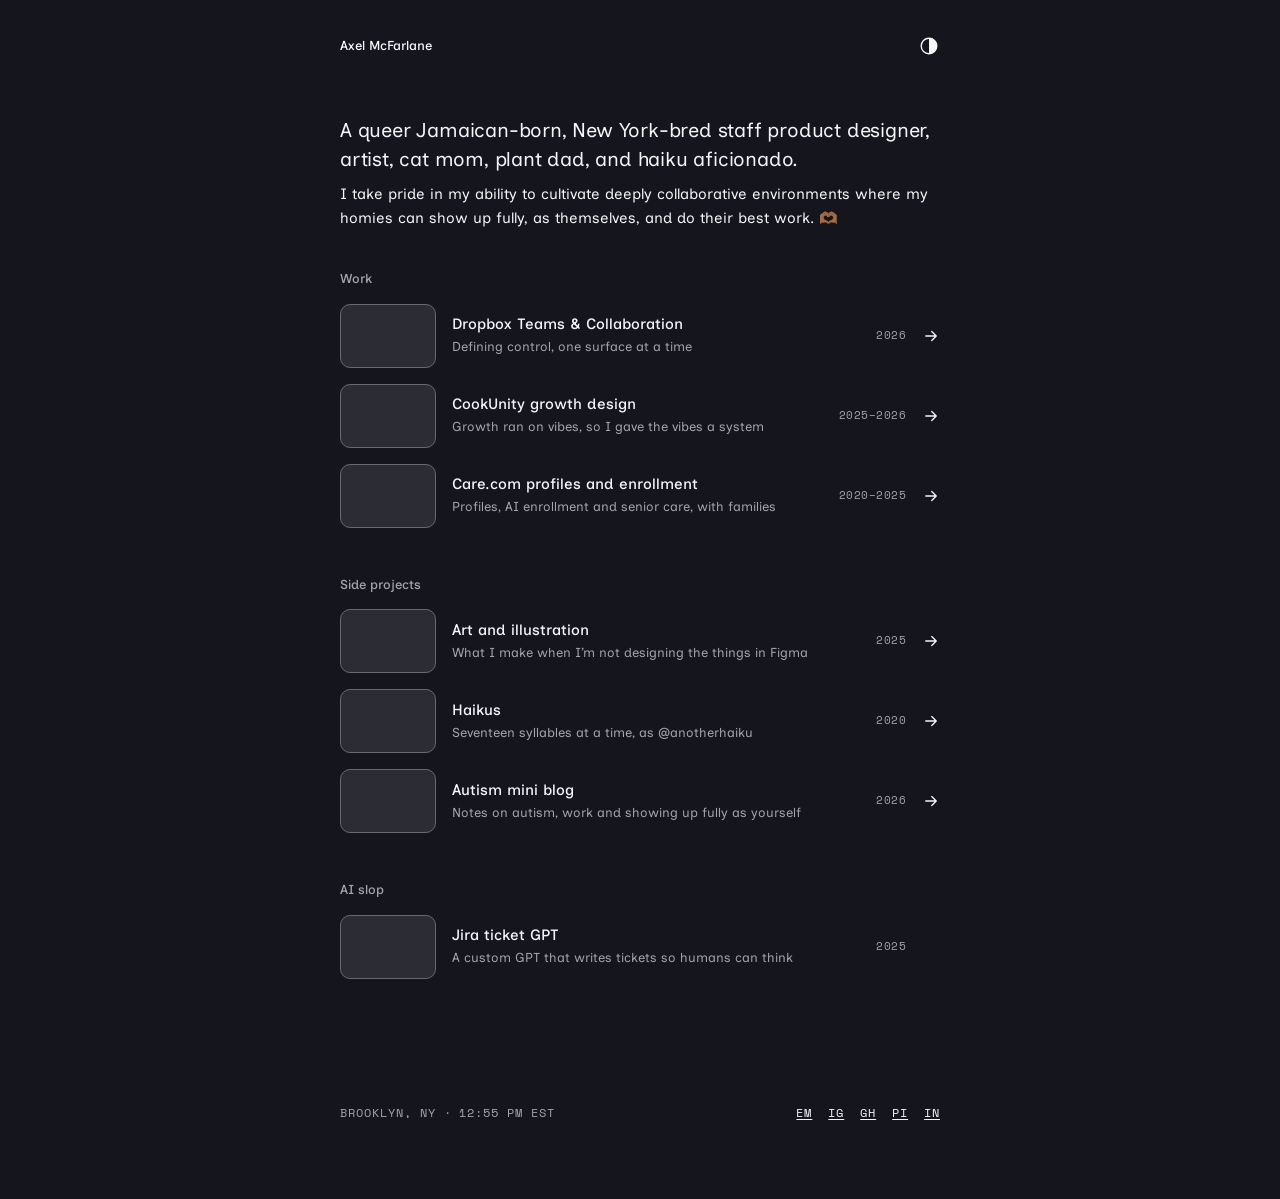
<file: index.html>
<!doctype html>
<html lang="en">
<head>
  <meta charset="utf-8">
  <meta name="viewport" content="width=device-width, initial-scale=1">
  <script src="article.js"></script>
  <title>Axel McFarlane</title>
  <meta name="description" content="Axel McFarlane (it/they): queer, Jamaican-born staff product designer, artist and former professor who designs with and not just for people.">
  <link rel="preconnect" href="https://fonts.googleapis.com">
  <link rel="preconnect" href="https://fonts.gstatic.com" crossorigin>
  <link rel="stylesheet" href="https://fonts.googleapis.com/css2?family=Space+Mono:wght@400;700&family=Inclusive+Sans:ital,wght@0,300..700;1,300..700&display=swap">
  <link rel="stylesheet" href="palette.css">
  <link rel="stylesheet" href="styles.css">
  <script src="theme.js"></script>
</head>
<body>
  <header class="site-header">
    <a class="mark" href="index.html">Axel McFarlane</a>
    <button class="theme-toggle" type="button" aria-label="Switch to dark theme">
      <svg viewBox="0 0 24 24" width="22" height="22" aria-hidden="true" focusable="false">
        <circle cx="12" cy="12" r="8.5" fill="none" stroke="currentColor" stroke-width="1.5"/>
        <path d="M12 3.5a8.5 8.5 0 0 1 0 17z" fill="currentColor"/>
      </svg>
    </button>
  </header>

  <main>
    <section class="intro">
      <h1>A queer <span class="peek">Jamaican-born<span class="peek-card peek-card--run" aria-hidden="true"></span></span>, New York-bred staff product designer, artist, cat mom, plant dad, and haiku aficionado.</h1>
      <p>
        I take pride in my ability to cultivate deeply collaborative
        environments where my homies can show up fully, as themselves, and do
        their best work. 🫶🏾
      </p>
    </section>

    <section class="work" aria-labelledby="work-heading">
      <h2 id="work-heading">Work</h2>
      <ul class="rows">
        <li>
          <a class="row" href="work/dropbox.html">
            <span class="thumb" aria-hidden="true"></span>
            <span class="row-text">
              <span class="row-heading">
                <span class="row-title">Dropbox Teams &amp; Collaboration</span>
              </span>
              <span class="row-desc">Defining control, one surface at a time</span>
            </span>
            <span class="row-year">2026</span>
            <svg class="row-arrow" viewBox="0 0 24 24" width="18" height="18" aria-hidden="true" focusable="false">
              <path d="M5 12h13M13 6l6 6-6 6" fill="none" stroke="currentColor" stroke-width="1.75" stroke-linecap="round" stroke-linejoin="round"/>
            </svg>
          </a>
        </li>
        <li>
          <a class="row" href="work/cookunity.html">
            <span class="thumb" aria-hidden="true"></span>
            <span class="row-text">
              <span class="row-heading">
                <span class="row-title">CookUnity growth design</span>
              </span>
              <span class="row-desc">Growth ran on vibes, so I gave the vibes a system</span>
            </span>
            <span class="row-year">2025–2026</span>
            <svg class="row-arrow" viewBox="0 0 24 24" width="18" height="18" aria-hidden="true" focusable="false">
              <path d="M5 12h13M13 6l6 6-6 6" fill="none" stroke="currentColor" stroke-width="1.75" stroke-linecap="round" stroke-linejoin="round"/>
            </svg>
          </a>
        </li>
        <li>
          <a class="row" href="work/care.html">
            <span class="thumb" aria-hidden="true"></span>
            <span class="row-text">
              <span class="row-heading">
                <span class="row-title">Care.com profiles and enrollment</span>
              </span>
              <span class="row-desc">Profiles, AI enrollment and senior care, with families</span>
            </span>
            <span class="row-year">2020–2025</span>
            <svg class="row-arrow" viewBox="0 0 24 24" width="18" height="18" aria-hidden="true" focusable="false">
              <path d="M5 12h13M13 6l6 6-6 6" fill="none" stroke="currentColor" stroke-width="1.75" stroke-linecap="round" stroke-linejoin="round"/>
            </svg>
          </a>
        </li>
      </ul>
    </section>

    <section class="side-projects" aria-labelledby="side-heading">
      <h2 id="side-heading">Side projects</h2>
      <ul class="rows">
        <li>
          <a class="row" href="side/art.html">
            <span class="thumb" aria-hidden="true"></span>
            <span class="row-text">
              <span class="row-heading">
                <span class="row-title">Art and illustration</span>
              </span>
              <span class="row-desc">What I make when I’m not designing the things in Figma</span>
            </span>
            <span class="row-year">2025</span>
            <svg class="row-arrow" viewBox="0 0 24 24" width="18" height="18" aria-hidden="true" focusable="false">
              <path d="M5 12h13M13 6l6 6-6 6" fill="none" stroke="currentColor" stroke-width="1.75" stroke-linecap="round" stroke-linejoin="round"/>
            </svg>
          </a>
        </li>
        <li>
          <a class="row" href="side/haikus.html">
            <span class="thumb" aria-hidden="true"></span>
            <span class="row-text">
              <span class="row-heading">
                <span class="row-title">Haikus</span>
              </span>
              <span class="row-desc">Seventeen syllables at a time, as @anotherhaiku</span>
            </span>
            <span class="row-year">2020</span>
            <svg class="row-arrow" viewBox="0 0 24 24" width="18" height="18" aria-hidden="true" focusable="false">
              <path d="M5 12h13M13 6l6 6-6 6" fill="none" stroke="currentColor" stroke-width="1.75" stroke-linecap="round" stroke-linejoin="round"/>
            </svg>
          </a>
        </li>
        <li>
          <a class="row" href="side/autism-blog.html">
            <span class="thumb" aria-hidden="true"></span>
            <span class="row-text">
              <span class="row-heading">
                <span class="row-title">Autism mini blog</span>
              </span>
              <span class="row-desc">Notes on autism, work and showing up fully as yourself</span>
            </span>
            <span class="row-year">2026</span>
            <svg class="row-arrow" viewBox="0 0 24 24" width="18" height="18" aria-hidden="true" focusable="false">
              <path d="M5 12h13M13 6l6 6-6 6" fill="none" stroke="currentColor" stroke-width="1.75" stroke-linecap="round" stroke-linejoin="round"/>
            </svg>
          </a>
        </li>
      </ul>
    </section>

    <section class="ai-tools" aria-labelledby="ai-heading">
      <h2 id="ai-heading">AI slop</h2>
      <ul class="rows">
        <li>
          <div class="row">
            <span class="thumb" aria-hidden="true"></span>
            <span class="row-text">
              <span class="row-heading">
                <span class="row-title">Jira ticket GPT</span>
              </span>
              <span class="row-desc">A custom GPT that writes tickets so humans can think</span>
            </span>
            <span class="row-year">2025</span>
          </div>
        </li>
      </ul>
    </section>
  </main>

  <footer class="site-footer">
    <p class="footer-local">
      <span>Brooklyn, NY</span>
      <span data-local-time>Eastern Time</span>
      <span data-weather hidden></span>
    </p>
    <ul class="footer-links">
      <li>
        <a href="mailto:hello@anotherdeadname.com" aria-label="Email" title="Email">EM</a>
      </li>
      <li>
        <a href="https://www.instagram.com/anotherdeadname/" aria-label="Instagram" title="Instagram">IG</a>
      </li>
      <li>
        <a href="https://github.com/anotherdeadname" aria-label="GitHub" title="GitHub">GH</a>
      </li>
      <li>
        <a href="https://www.pinterest.com/biscuitsanjam/" aria-label="Pinterest" title="Pinterest">PI</a>
      </li>
      <li>
        <a href="https://www.linkedin.com/in/axelwashere/" aria-label="LinkedIn" title="LinkedIn">IN</a>
      </li>
    </ul>
  </footer>
  <script src="footer.js" defer></script>
  <script src="tune.js" defer></script>
</body>
</html>
</file>
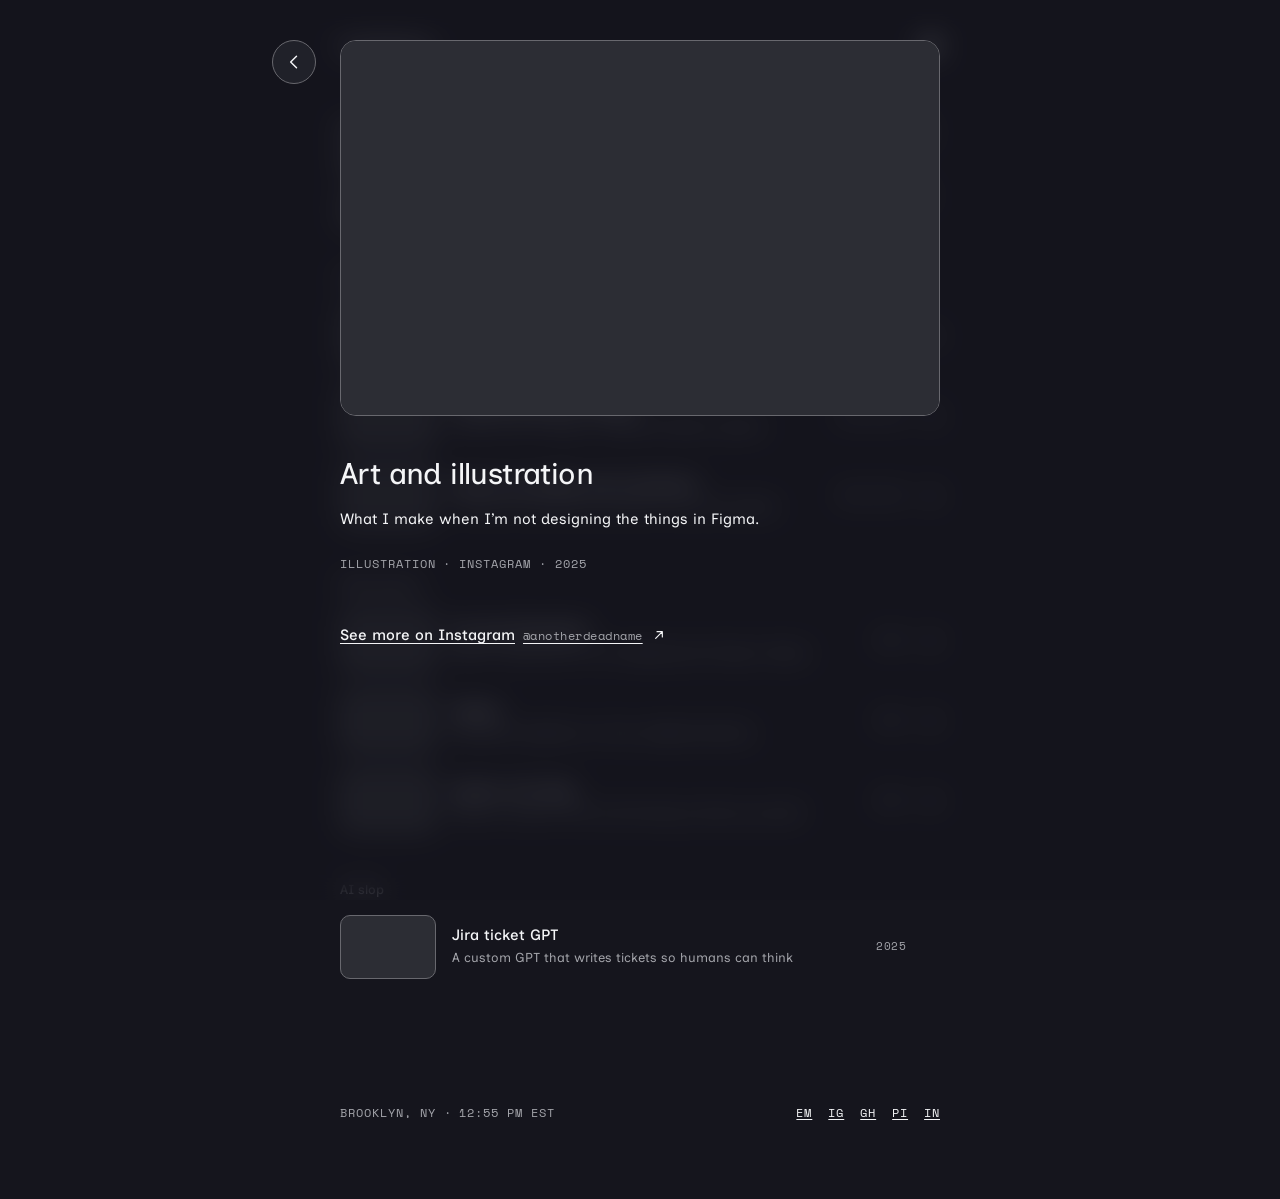
<file: side/art.html>
<!doctype html>
<html lang="en">
<head>
  <meta charset="utf-8">
  <meta name="viewport" content="width=device-width, initial-scale=1">
  <script src="../article.js"></script>
  <title>Art and illustration · Axel McFarlane</title>
  <meta name="description" content="What I make when I’m not designing the things in Figma.">
  <link rel="preconnect" href="https://fonts.googleapis.com">
  <link rel="preconnect" href="https://fonts.gstatic.com" crossorigin>
  <link rel="stylesheet" href="https://fonts.googleapis.com/css2?family=Space+Mono:wght@400;700&family=Inclusive+Sans:ital,wght@0,300..700;1,300..700&display=swap">
  <link rel="stylesheet" href="../palette.css">
  <link rel="stylesheet" href="../styles.css">
  <script src="../theme.js"></script>
  <script src="../edges.js" defer></script>
</head>
<body class="case-page">
  <header class="site-header">
    <a class="back" href="../index.html#side-heading" aria-label="Back to side projects">
      <svg viewBox="0 0 24 24" width="20" height="20" aria-hidden="true" focusable="false">
        <path d="M15 5l-7 7 7 7" fill="none" stroke="currentColor" stroke-width="1.75" stroke-linecap="round" stroke-linejoin="round"/>
      </svg>
    </a>
  </header>

  <main class="case">
    <article>
      <figure class="media hero">
        <div class="frame">
          <!-- Replace with: <img src="../assets/project/hero.png" alt="Describe what the screen shows"> -->
          <div class="placeholder" role="img" aria-label="Placeholder: Axel’s art and illustration"></div>
        </div>
      </figure>

      <h1 class="case-title">Art and illustration</h1>
      <p class="case-summary">
        What I make when I’m not designing the things in Figma.
      </p>
      <p class="case-meta">
        <span>Illustration</span> · <span>Instagram</span> · <span>2025</span>
      </p>

      <!-- Add more about this project here -->

      <p class="account">
        <a href="https://www.instagram.com/anotherdeadname/">See more on Instagram<span class="account-handle">@anotherdeadname</span><svg class="account-arrow" viewBox="0 0 24 24" width="16" height="16" aria-hidden="true" focusable="false"><path d="M7 17L17 7M9 7h8v8" fill="none" stroke="currentColor" stroke-width="1.75" stroke-linecap="round" stroke-linejoin="round"/></svg></a>
      </p>
    </article>
  </main>

  <script src="../tune.js" defer></script>
  <script src="../case.js" defer></script>
</body>
</html>
</file>
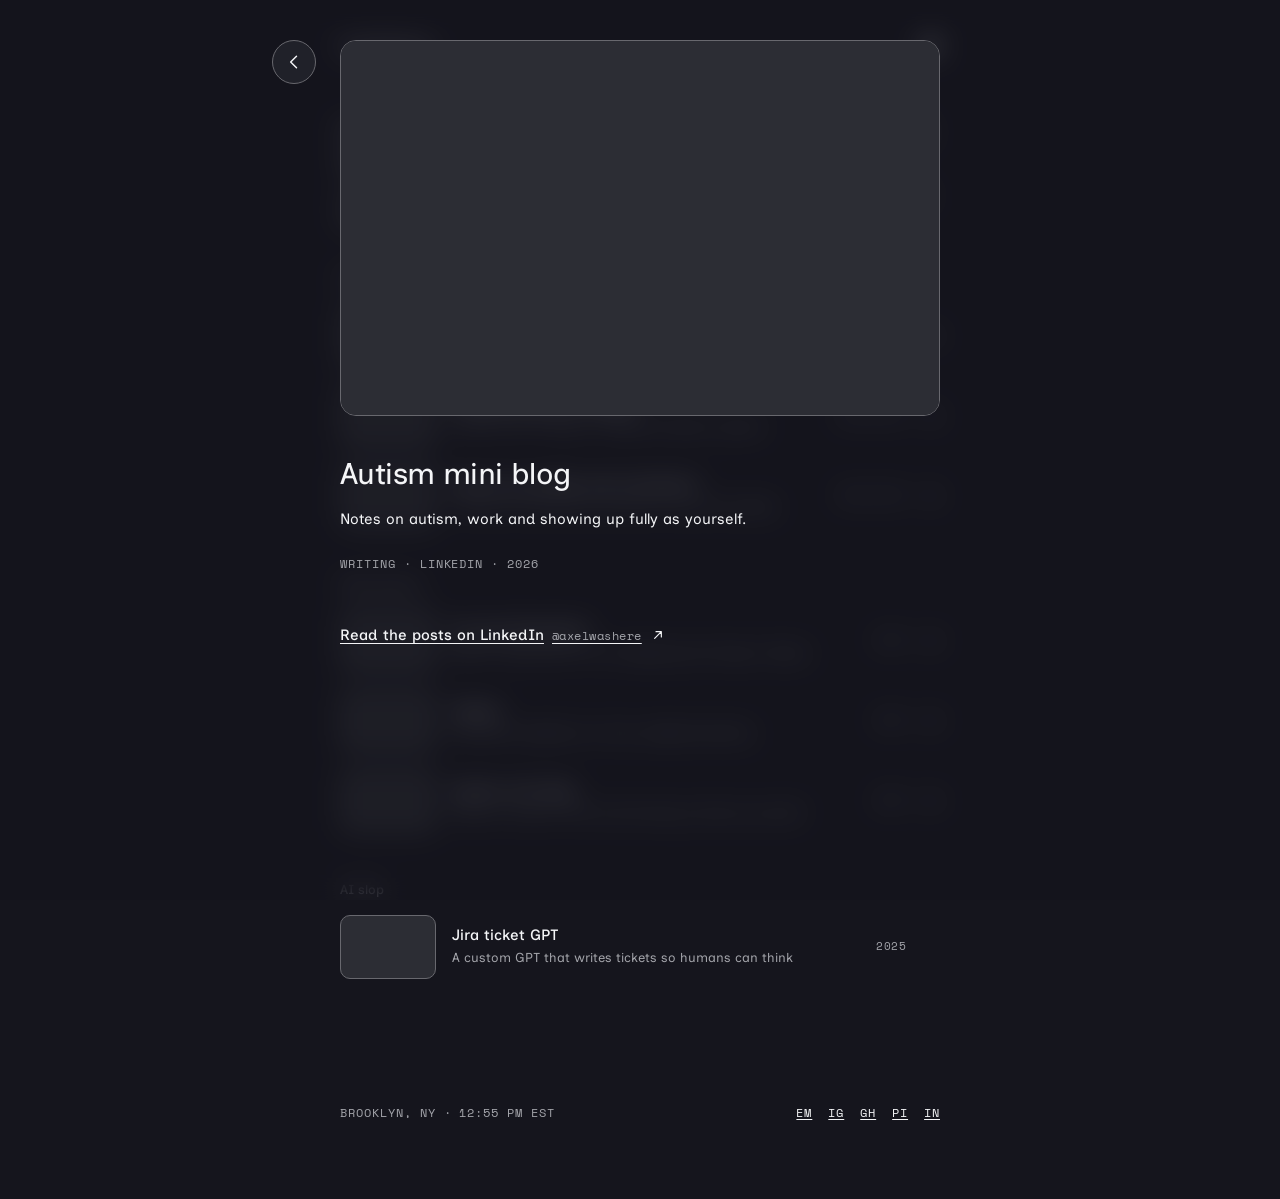
<file: side/autism-blog.html>
<!doctype html>
<html lang="en">
<head>
  <meta charset="utf-8">
  <meta name="viewport" content="width=device-width, initial-scale=1">
  <script src="../article.js"></script>
  <title>Autism mini blog · Axel McFarlane</title>
  <meta name="description" content="Notes on autism, work and showing up fully as yourself.">
  <link rel="preconnect" href="https://fonts.googleapis.com">
  <link rel="preconnect" href="https://fonts.gstatic.com" crossorigin>
  <link rel="stylesheet" href="https://fonts.googleapis.com/css2?family=Space+Mono:wght@400;700&family=Inclusive+Sans:ital,wght@0,300..700;1,300..700&display=swap">
  <link rel="stylesheet" href="../palette.css">
  <link rel="stylesheet" href="../styles.css">
  <script src="../theme.js"></script>
  <script src="../edges.js" defer></script>
</head>
<body class="case-page">
  <header class="site-header">
    <a class="back" href="../index.html#side-heading" aria-label="Back to side projects">
      <svg viewBox="0 0 24 24" width="20" height="20" aria-hidden="true" focusable="false">
        <path d="M15 5l-7 7 7 7" fill="none" stroke="currentColor" stroke-width="1.75" stroke-linecap="round" stroke-linejoin="round"/>
      </svg>
    </a>
  </header>

  <main class="case">
    <article>
      <figure class="media hero">
        <div class="frame">
          <!-- Replace with: <img src="../assets/project/hero.png" alt="Describe what the screen shows"> -->
          <div class="placeholder" role="img" aria-label="Placeholder: an autism mini blog post"></div>
        </div>
      </figure>

      <h1 class="case-title">Autism mini blog</h1>
      <p class="case-summary">
        Notes on autism, work and showing up fully as yourself.
      </p>
      <p class="case-meta">
        <span>Writing</span> · <span>LinkedIn</span> · <span>2026</span>
      </p>

      <!-- Add more about this project here -->

      <p class="account">
        <a href="https://www.linkedin.com/in/axelwashere/recent-activity/all/">Read the posts on LinkedIn<span class="account-handle">@axelwashere</span><svg class="account-arrow" viewBox="0 0 24 24" width="16" height="16" aria-hidden="true" focusable="false"><path d="M7 17L17 7M9 7h8v8" fill="none" stroke="currentColor" stroke-width="1.75" stroke-linecap="round" stroke-linejoin="round"/></svg></a>
      </p>
    </article>
  </main>

  <script src="../tune.js" defer></script>
  <script src="../case.js" defer></script>
</body>
</html>
</file>
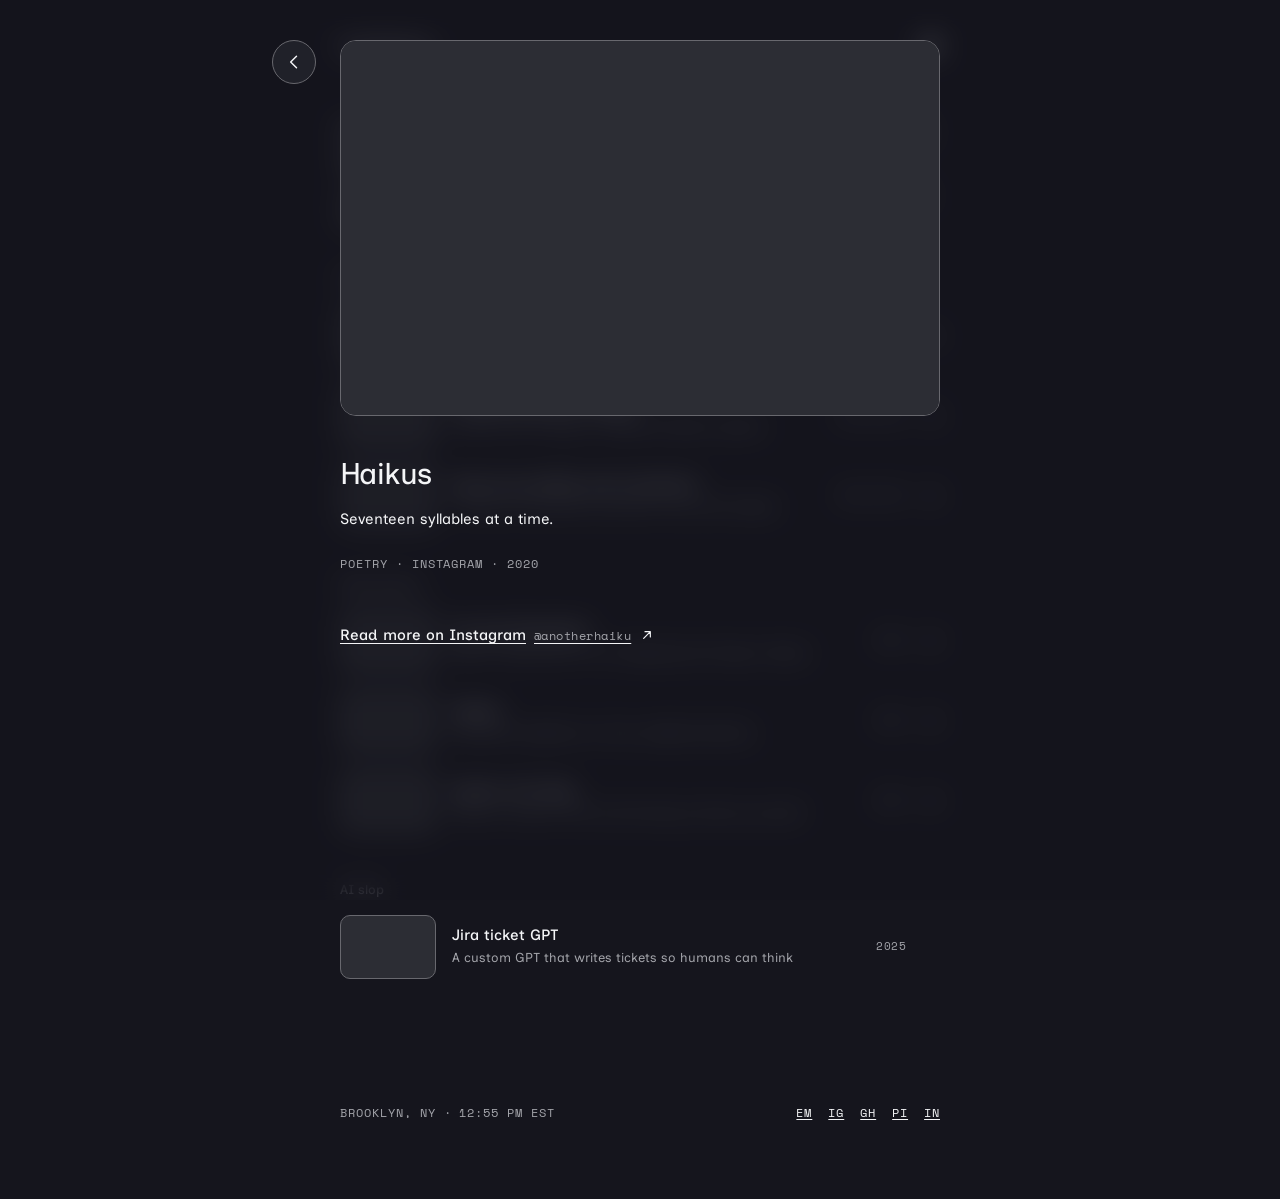
<file: side/haikus.html>
<!doctype html>
<html lang="en">
<head>
  <meta charset="utf-8">
  <meta name="viewport" content="width=device-width, initial-scale=1">
  <script src="../article.js"></script>
  <title>Haikus · Axel McFarlane</title>
  <meta name="description" content="Seventeen syllables at a time.">
  <link rel="preconnect" href="https://fonts.googleapis.com">
  <link rel="preconnect" href="https://fonts.gstatic.com" crossorigin>
  <link rel="stylesheet" href="https://fonts.googleapis.com/css2?family=Space+Mono:wght@400;700&family=Inclusive+Sans:ital,wght@0,300..700;1,300..700&display=swap">
  <link rel="stylesheet" href="../palette.css">
  <link rel="stylesheet" href="../styles.css">
  <script src="../theme.js"></script>
  <script src="../edges.js" defer></script>
</head>
<body class="case-page">
  <header class="site-header">
    <a class="back" href="../index.html#side-heading" aria-label="Back to side projects">
      <svg viewBox="0 0 24 24" width="20" height="20" aria-hidden="true" focusable="false">
        <path d="M15 5l-7 7 7 7" fill="none" stroke="currentColor" stroke-width="1.75" stroke-linecap="round" stroke-linejoin="round"/>
      </svg>
    </a>
  </header>

  <main class="case">
    <article>
      <figure class="media hero">
        <div class="frame">
          <!-- Replace with: <img src="../assets/project/hero.png" alt="Describe what the screen shows"> -->
          <div class="placeholder" role="img" aria-label="Placeholder: a haiku by Axel"></div>
        </div>
      </figure>

      <h1 class="case-title">Haikus</h1>
      <p class="case-summary">
        Seventeen syllables at a time.
      </p>
      <p class="case-meta">
        <span>Poetry</span> · <span>Instagram</span> · <span>2020</span>
      </p>

      <!-- Add more about this project here -->

      <p class="account">
        <a href="https://www.instagram.com/anotherhaiku/">Read more on Instagram<span class="account-handle">@anotherhaiku</span><svg class="account-arrow" viewBox="0 0 24 24" width="16" height="16" aria-hidden="true" focusable="false"><path d="M7 17L17 7M9 7h8v8" fill="none" stroke="currentColor" stroke-width="1.75" stroke-linecap="round" stroke-linejoin="round"/></svg></a>
      </p>
    </article>
  </main>

  <script src="../tune.js" defer></script>
  <script src="../case.js" defer></script>
</body>
</html>
</file>
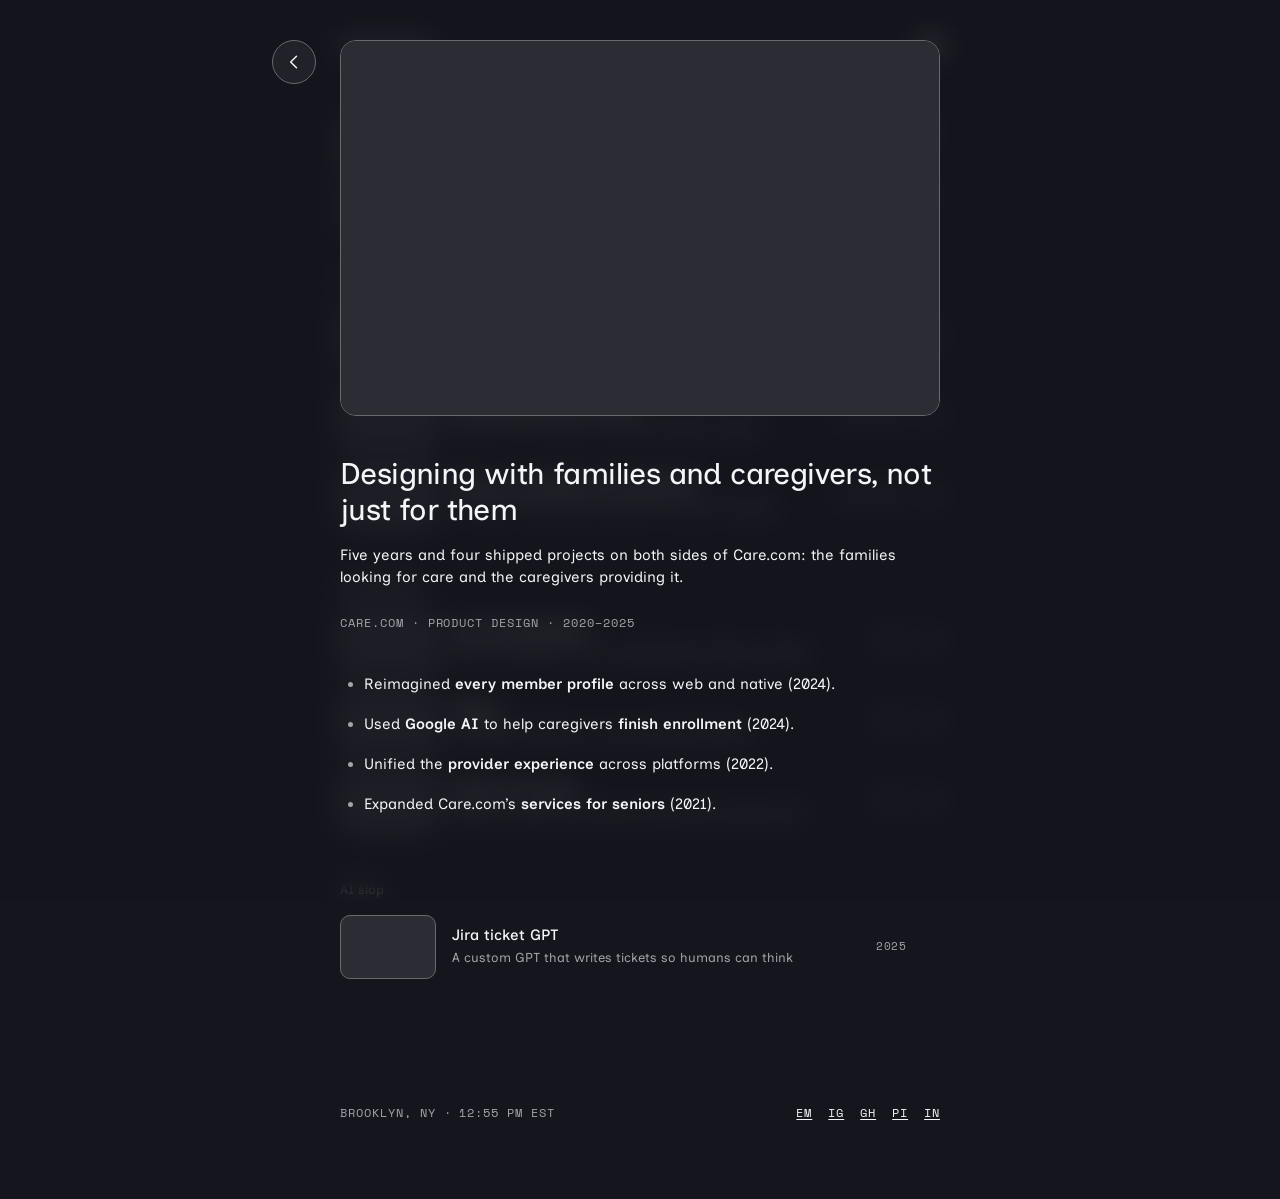
<file: work/care.html>
<!doctype html>
<html lang="en">
<head>
  <meta charset="utf-8">
  <meta name="viewport" content="width=device-width, initial-scale=1">
  <script src="../article.js"></script>
  <title>Profiles, AI enrollment and senior living · Axel McFarlane</title>
  <meta name="description" content="Five years and four shipped projects on both sides of Care.com: the families looking for care and the caregivers providing it.">
  <link rel="preconnect" href="https://fonts.googleapis.com">
  <link rel="preconnect" href="https://fonts.gstatic.com" crossorigin>
  <link rel="stylesheet" href="https://fonts.googleapis.com/css2?family=Space+Mono:wght@400;700&family=Inclusive+Sans:ital,wght@0,300..700;1,300..700&display=swap">
  <link rel="stylesheet" href="../palette.css">
  <link rel="stylesheet" href="../styles.css">
  <script src="../theme.js"></script>
  <script src="../edges.js" defer></script>
</head>
<body class="case-page">
  <header class="site-header">
    <a class="back" href="../index.html#work-heading" aria-label="Back to work">
      <svg viewBox="0 0 24 24" width="20" height="20" aria-hidden="true" focusable="false">
        <path d="M15 5l-7 7 7 7" fill="none" stroke="currentColor" stroke-width="1.75" stroke-linecap="round" stroke-linejoin="round"/>
      </svg>
    </a>
  </header>

  <main class="case">
    <article>
      <figure class="media hero">
        <div class="frame">
          <!-- Replace with: <img src="../assets/project/hero.png" alt="Describe what the screen shows"> -->
          <div class="placeholder" role="img" aria-label="Placeholder: Care.com profiles and enrollment screens"></div>
        </div>
      </figure>

      <h1 class="case-title">Designing with families and caregivers, not just for them</h1>
      <p class="case-summary">
        Five years and four shipped projects on both sides of Care.com: the families looking for care and the caregivers providing it.
      </p>
      <p class="case-meta">
        <span>Care.com</span> · <span>Product design</span> · <span>2020–2025</span>
      </p>

            <ul class="case-points">
        <li>Reimagined <strong>every member profile</strong> across web and native (2024).</li>
        <li>Used <strong>Google AI</strong> to help caregivers <strong>finish enrollment</strong> (2024).</li>
        <li>Unified the <strong>provider experience</strong> across platforms (2022).</li>
        <li>Expanded Care.com’s <strong>services for seniors</strong> (2021).</li>
      </ul>
    </article>
  </main>

  <script src="../tune.js" defer></script>
  <script src="../case.js" defer></script>
</body>
</html>
</file>
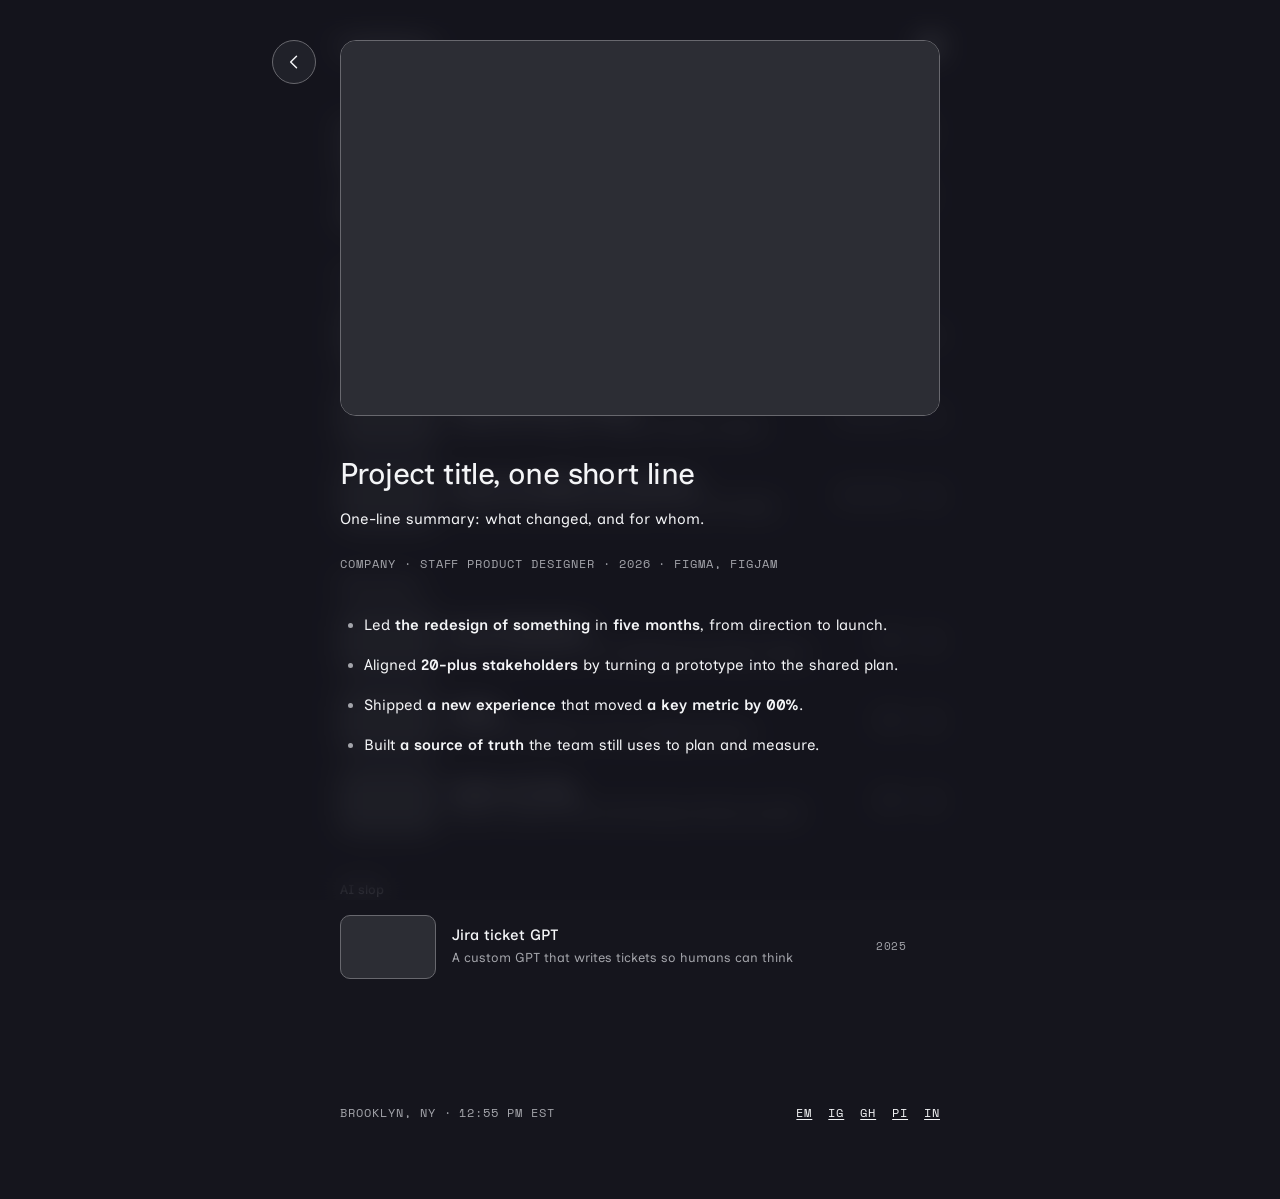
<file: work/case-study.html>
<!doctype html>
<html lang="en">
<head>
  <meta charset="utf-8">
  <meta name="viewport" content="width=device-width, initial-scale=1">
  <script src="../article.js"></script>
  <title>Project title · Axel McFarlane</title>
  <meta name="description" content="One-line summary of the project.">
  <link rel="preconnect" href="https://fonts.googleapis.com">
  <link rel="preconnect" href="https://fonts.gstatic.com" crossorigin>
  <link rel="stylesheet" href="https://fonts.googleapis.com/css2?family=Space+Mono:wght@400;700&family=Inclusive+Sans:ital,wght@0,300..700;1,300..700&display=swap">
  <link rel="stylesheet" href="../palette.css">
  <link rel="stylesheet" href="../styles.css">
  <script src="../theme.js"></script>
  <script src="../edges.js" defer></script>
</head>
<body class="case-page">
  <header class="site-header">
    <a class="back" href="../index.html#work-heading" aria-label="Back to work">
      <svg viewBox="0 0 24 24" width="20" height="20" aria-hidden="true" focusable="false">
        <path d="M15 5l-7 7 7 7" fill="none" stroke="currentColor" stroke-width="1.75" stroke-linecap="round" stroke-linejoin="round"/>
      </svg>
    </a>
  </header>

  <main class="case">
    <article>
      <figure class="media hero">
        <div class="frame">
          <!-- Replace with: <img src="../assets/project/hero.png" alt="Describe what the screen shows"> -->
          <div class="placeholder" role="img" aria-label="Placeholder project image"></div>
        </div>
      </figure>

      <h1 class="case-title">Project title, one short line</h1>
      <p class="case-summary">
        One-line summary: what changed, and for whom.
      </p>
      <p class="case-meta">
        <span>Company</span> · <span>Staff product designer</span> · <span>2026</span> · <span>Figma, FigJam</span>
      </p>

      <!-- Resume-style bullets: lead with the verb, bold the proof -->
      <ul class="case-points">
        <li>Led <strong>the redesign of something</strong> in <strong>five months</strong>, from direction to launch.</li>
        <li>Aligned <strong>20-plus stakeholders</strong> by turning a prototype into the shared plan.</li>
        <li>Shipped <strong>a new experience</strong> that moved <strong>a key metric by 00%</strong>.</li>
        <li>Built <strong>a source of truth</strong> the team still uses to plan and measure.</li>
      </ul>
    </article>
  </main>

  <script src="../tune.js" defer></script>
  <script src="../case.js" defer></script>
</body>
</html>
</file>
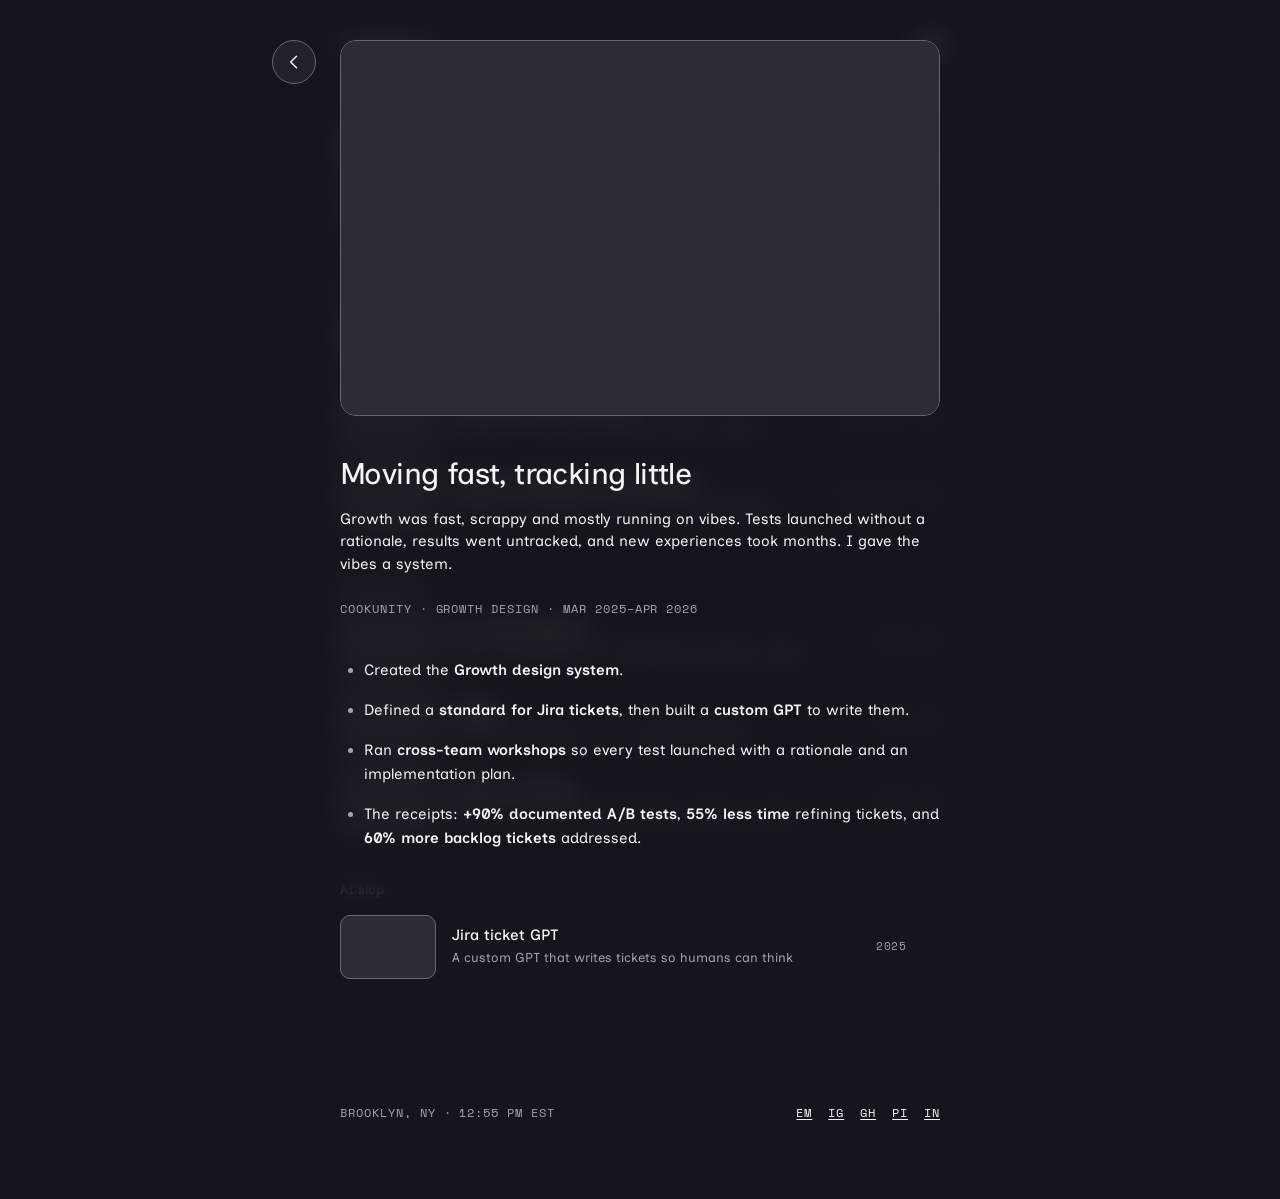
<file: work/cookunity.html>
<!doctype html>
<html lang="en">
<head>
  <meta charset="utf-8">
  <meta name="viewport" content="width=device-width, initial-scale=1">
  <script src="../article.js"></script>
  <title>Growth design · Axel McFarlane</title>
  <meta name="description" content="Growth was fast, scrappy and mostly running on vibes. Tests launched without a rationale, results went untracked, and new experiences took months. I gave the vibes a system.">
  <link rel="preconnect" href="https://fonts.googleapis.com">
  <link rel="preconnect" href="https://fonts.gstatic.com" crossorigin>
  <link rel="stylesheet" href="https://fonts.googleapis.com/css2?family=Space+Mono:wght@400;700&family=Inclusive+Sans:ital,wght@0,300..700;1,300..700&display=swap">
  <link rel="stylesheet" href="../palette.css">
  <link rel="stylesheet" href="../styles.css">
  <script src="../theme.js"></script>
  <script src="../edges.js" defer></script>
</head>
<body class="case-page">
  <header class="site-header">
    <a class="back" href="../index.html#work-heading" aria-label="Back to work">
      <svg viewBox="0 0 24 24" width="20" height="20" aria-hidden="true" focusable="false">
        <path d="M15 5l-7 7 7 7" fill="none" stroke="currentColor" stroke-width="1.75" stroke-linecap="round" stroke-linejoin="round"/>
      </svg>
    </a>
  </header>

  <main class="case">
    <article>
      <figure class="media hero">
        <div class="frame">
          <!-- Replace with: <img src="../assets/project/hero.png" alt="Describe what the screen shows"> -->
          <div class="placeholder" role="img" aria-label="Placeholder: CookUnity growth experiments"></div>
        </div>
      </figure>

      <h1 class="case-title">Moving fast, tracking little</h1>
      <p class="case-summary">
        Growth was fast, scrappy and mostly running on vibes. Tests launched without a rationale, results went untracked, and new experiences took months. I gave the vibes a system.
      </p>
      <p class="case-meta">
        <span>CookUnity</span> · <span>Growth design</span> · <span>Mar 2025–Apr 2026</span>
      </p>

            <ul class="case-points">
        <li>Created the <strong>Growth design system</strong>.</li>
        <li>Defined a <strong>standard for Jira tickets</strong>, then built a <strong>custom GPT</strong> to write them.</li>
        <li>Ran <strong>cross-team workshops</strong> so every test launched with a rationale and an implementation plan.</li>
        <li>The receipts: <strong>+90% documented A/B tests</strong>, <strong>55% less time</strong> refining tickets, and <strong>60% more backlog tickets</strong> addressed.</li>
      </ul>
    </article>
  </main>

  <script src="../tune.js" defer></script>
  <script src="../case.js" defer></script>
</body>
</html>
</file>
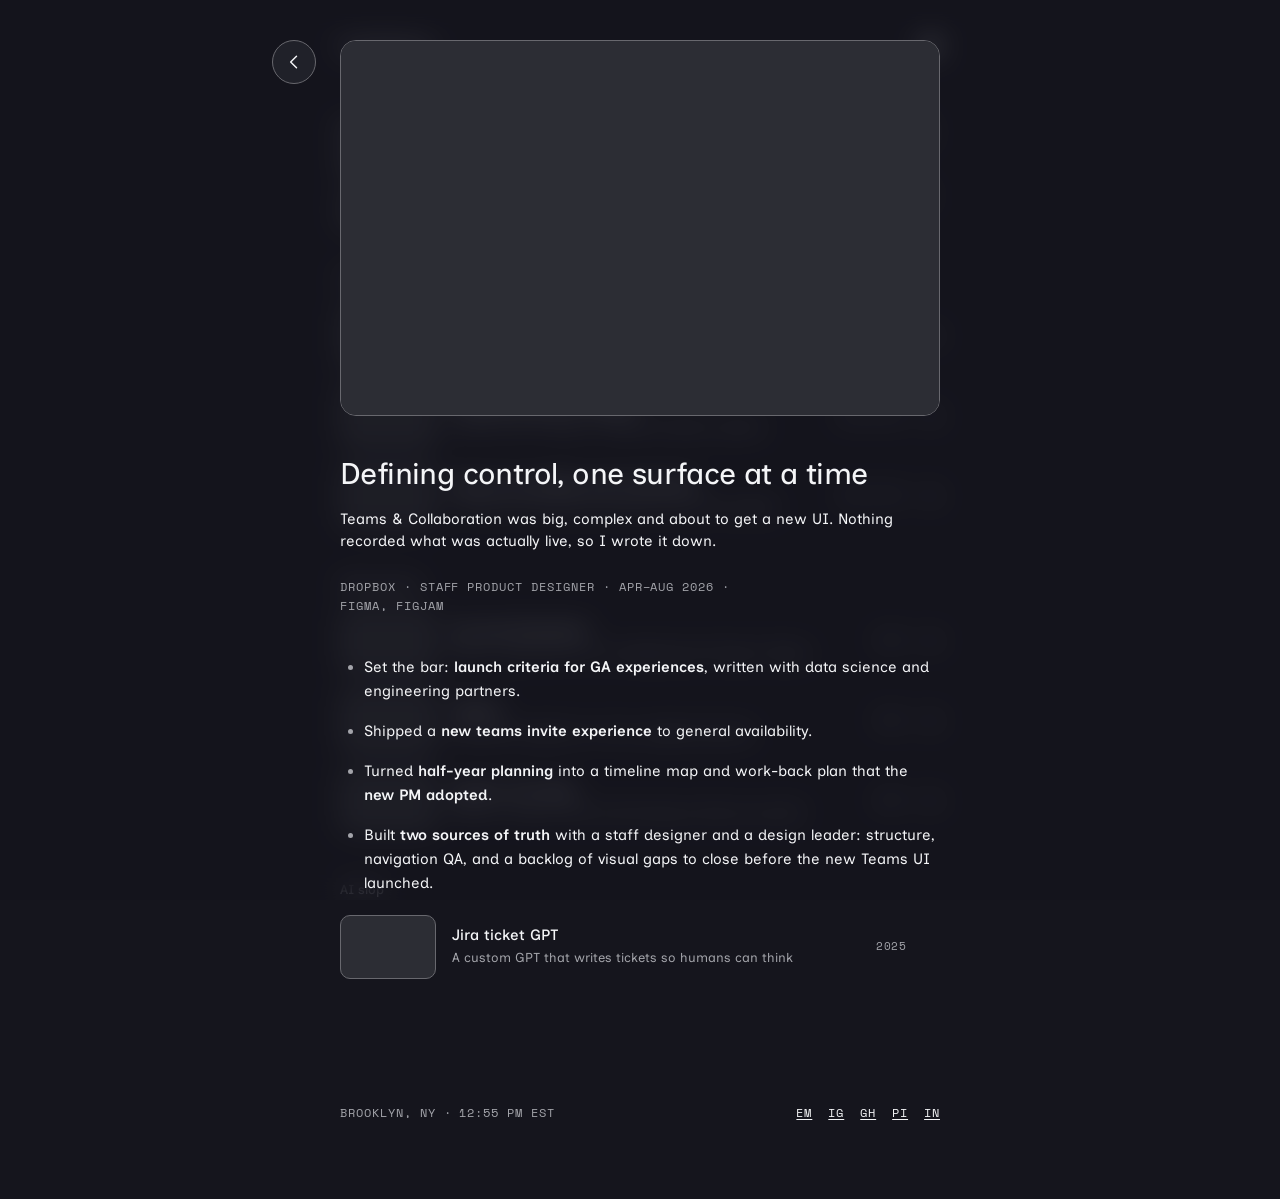
<file: work/dropbox.html>
<!doctype html>
<html lang="en">
<head>
  <meta charset="utf-8">
  <meta name="viewport" content="width=device-width, initial-scale=1">
  <script src="../article.js"></script>
  <title>Teams &amp; Collaboration · Axel McFarlane</title>
  <meta name="description" content="Teams &amp; Collaboration was big, complex and about to get a new UI. Nothing recorded what was actually live, so I wrote it down.">
  <link rel="preconnect" href="https://fonts.googleapis.com">
  <link rel="preconnect" href="https://fonts.gstatic.com" crossorigin>
  <link rel="stylesheet" href="https://fonts.googleapis.com/css2?family=Space+Mono:wght@400;700&family=Inclusive+Sans:ital,wght@0,300..700;1,300..700&display=swap">
  <link rel="stylesheet" href="../palette.css">
  <link rel="stylesheet" href="../styles.css">
  <script src="../theme.js"></script>
  <script src="../edges.js" defer></script>
</head>
<body class="case-page">
  <header class="site-header">
    <a class="back" href="../index.html#work-heading" aria-label="Back to work">
      <svg viewBox="0 0 24 24" width="20" height="20" aria-hidden="true" focusable="false">
        <path d="M15 5l-7 7 7 7" fill="none" stroke="currentColor" stroke-width="1.75" stroke-linecap="round" stroke-linejoin="round"/>
      </svg>
    </a>
  </header>

  <main class="case">
    <article>
      <figure class="media hero">
        <div class="frame">
          <!-- Replace with: <img src="../assets/project/hero.png" alt="Describe what the screen shows"> -->
          <div class="placeholder" role="img" aria-label="Placeholder: Dropbox Teams and Collaboration screens"></div>
        </div>
      </figure>

      <h1 class="case-title">Defining control, one surface at a time</h1>
      <p class="case-summary">
        Teams &amp; Collaboration was big, complex and about to get a new UI. Nothing recorded what was actually live, so I wrote it down.
      </p>
      <p class="case-meta">
        <span>Dropbox</span> · <span>Staff product designer</span> · <span>Apr–Aug 2026</span> · <span>Figma, FigJam</span>
      </p>

            <ul class="case-points">
        <li>Set the bar: <strong>launch criteria for GA experiences</strong>, written with data science and engineering partners.</li>
        <li>Shipped a <strong>new teams invite experience</strong> to general availability.</li>
        <li>Turned <strong>half-year planning</strong> into a timeline map and work-back plan that the <strong>new PM adopted</strong>.</li>
        <li>Built <strong>two sources of truth</strong> with a staff designer and a design leader: structure, navigation QA, and a backlog of visual gaps to close before the new Teams UI launched.</li>
      </ul>
    </article>
  </main>

  <script src="../tune.js" defer></script>
  <script src="../case.js" defer></script>
</body>
</html>
</file>
<file: palette.css>
/* Monochrome, matched to the portfolio deck. Contrast is against --bg. */

:root {
  /* surfaces + text */
  --bg:          oklch(100% 0 0);          /* white */
  --text:        oklch(20% 0.015 280);     /* blue-black ink, 18.1:1 */
  --text-muted:  oklch(45% 0.008 280);     /* cool gray, 7.4:1 */

  /* accent: kept monochrome for now */
  --accent:      oklch(20% 0.015 280);     /* ink: fills, large shapes */
  --accent-ink:  oklch(20% 0.015 280);     /* links (always underlined) */
  --on-accent:   oklch(100% 0 0);          /* white text on ink fills */

  /* lines */
  --hairline:      oklch(92% 0.004 280);   /* dividers, rules (decorative) */
  --border-strong: oklch(64% 0.008 280);   /* media frames, 3:1+ */
  --surface:       oklch(97% 0.004 280);   /* raised controls, one shade off the page */

  /* jewel tones: decorative hover fills only, never text.
     One lightness and chroma, only the hue changes, so the set reads as
     a family. 0.16 is the highest chroma all four hues hold in sRGB at 66%. */
  --jewel-l: 66%;
  --jewel-c: 0.16;
  --jewel-magenta:    oklch(var(--jewel-l) var(--jewel-c) 350);
  --jewel-tangerine:  oklch(var(--jewel-l) var(--jewel-c) 50);
  --jewel-chartreuse: oklch(var(--jewel-l) var(--jewel-c) 122);
  --jewel-cobalt:     oklch(var(--jewel-l) var(--jewel-c) 265);

  color-scheme: light;
}

/* Dark: follows the system unless the toggle chose light,
   and applies whenever the toggle chose dark. Keep both blocks in sync. */
@media (prefers-color-scheme: dark) {
  :root:not([data-theme="light"]) {
    --bg:          oklch(20% 0.015 280);   /* deck's dark slide */
    --text:        oklch(97% 0.003 280);   /* 16.6:1 */
    --text-muted:  oklch(72% 0.008 280);   /* 7.2:1 */

    --accent:      oklch(97% 0.003 280);
    --accent-ink:  oklch(97% 0.003 280);
    --on-accent:   oklch(20% 0.015 280);

    --hairline:      oklch(30% 0.012 280);
    --border-strong: oklch(52% 0.008 280);
    --surface:       oklch(25% 0.015 280);

    color-scheme: dark;
  }
}

:root[data-theme="dark"] {
  --bg:          oklch(20% 0.015 280);
  --text:        oklch(97% 0.003 280);
  --text-muted:  oklch(72% 0.008 280);

  --accent:      oklch(97% 0.003 280);
  --accent-ink:  oklch(97% 0.003 280);
  --on-accent:   oklch(20% 0.015 280);

  --hairline:      oklch(30% 0.012 280);
  --border-strong: oklch(52% 0.008 280);
  --surface:       oklch(25% 0.015 280);

  color-scheme: dark;
}

:focus-visible {
  outline: 2px solid var(--accent-ink);
  outline-offset: 3px;
}
</file>
<file: styles.css>
/* Layout and type. Colors come only from palette.css tokens. */

:root {
  --font-sans: "Inclusive Sans", system-ui, sans-serif;
  --font-mono: "Space Mono", ui-monospace, monospace;

  /* type scale: everything derives from one 15px base */
  --size-base: 0.9375rem;                         /* 15px */
  --size-lg: calc(var(--size-base) * 4 / 3);      /* 20px home intro */
  --size-md: var(--size-base);                    /* 15px body and row titles */
  --size-sm: calc(var(--size-base) * 13 / 15);    /* 13px supporting text and labels */
  --size-xs: calc(var(--size-base) * 0.8);        /* 12px mono labels */
  --size-2xs: calc(var(--size-base) * 11 / 15);   /* 11px row dates */
  --size-xl: clamp(calc(var(--size-base) * 1.6),  /* 24px on phones */
                   4vw,
                   calc(var(--size-base) * 2));   /* 30px statements and page titles */

  /* weights: Inclusive Sans is variable, 300 to 700 */
  --weight-regular: 400;   /* body and supporting text */
  --weight-display: 450;   /* 30px page titles, a touch firmer */
  --weight-medium: 500;    /* names, row titles, labels */
  --weight-strong: 600;    /* bold proof points */

  --column: calc(600px + 2 * var(--gutter)); /* 600px of content plus side padding */
  --gutter: calc(var(--unit) * 2);              /* 16px; 32px from 600px wide */
  --measure: 68ch;

  /* spacing: everything is a multiple of one 8px unit */
  --unit: 8px;
  --space-half: calc(var(--unit) / 2);  /*  4px, tight pairs only (title + description) */
  --space-1: var(--unit);               /*  8px */
  --space-2: calc(var(--unit) * 2);     /* 16px */
  --space-3: calc(var(--unit) * 3);     /* 24px */
  --space-4: calc(var(--unit) * 5);     /* 40px */
  --space-5: calc(var(--unit) * 8);     /* 64px */

  /* layout spacing, named so they can be tuned (open any page with ?tune) */
  --header-pad:   var(--space-3);   /* above and below the header */
  --intro-top:    var(--space-3);   /* header to intro */
  --section-gap:  var(--space-4);   /* between intro, Work, Side projects, AI slop */
  --label-gap:    var(--space-1);   /* section label to its first row */
  --row-pad:      var(--space-1);   /* half the space between rows */
  --row-col-gap:  var(--space-2);   /* thumbnail to text */
  --row-text-gap: var(--space-half);/* title to description */
  --footer-top:   var(--space-4);   /* last section to footer */

  /* case page spacing, also tunable with ?tune */
  --back-top:        var(--space-4);   /* top of the window to the back button and hero image */
  --case-hero-gap:   var(--space-4);   /* hero image to title */
  --case-title-gap:  var(--space-2);   /* title to summary */
  --case-summary-gap: var(--space-3);  /* summary to meta line */
  --case-meta-gap:   var(--space-4);   /* meta line to bullets */
  --case-bullet-gap: var(--space-2);   /* between bullets */

  /* thumbnails: 3:2 tiles */
  --thumb-w:      calc(var(--unit) * 12);  /* 96px */
}

@media (min-width: 600px) {
  :root {
    --gutter: calc(var(--unit) * 4);
  }
}

/* Case pages keep at least 24px either side of the content.
   --column is restated so it picks up this page's gutter. */
.case-page {
  --gutter: calc(var(--unit) * 3);
  --column: calc(600px + 2 * var(--gutter));
}

@media (min-width: 600px) {
  .case-page {
    --gutter: calc(var(--unit) * 4);
  }
}

@media (max-width: 480px) {
  :root {
    --thumb-w: calc(var(--unit) * 9);      /* 72px */
  }
}

*,
*::before,
*::after {
  box-sizing: border-box;
}

body {
  margin: 0;
  background: var(--bg);
  color: var(--text);
  font-family: var(--font-sans);
  font-size: var(--size-md); /* 15px body */
  line-height: 1.6;
  -webkit-font-smoothing: antialiased;
}

/* Single centered column */
.site-header,
main,
.site-footer {
  max-width: var(--column);
  margin-inline: auto;
  padding-inline: var(--gutter);
}

main {
  padding-block: var(--intro-top) var(--space-5);
}

section + section {
  margin-top: var(--section-gap);
}

/* Type */
h1,
h2,
h3 {
  font-family: var(--font-sans);
  font-weight: var(--weight-medium);
  line-height: 1.35;
  margin: 0 0 var(--space-2);
}

/* Display: the intro statement and case titles share one treatment */
h1 {
  font-size: var(--size-xl);
  font-weight: var(--weight-display);
  line-height: 1.2;
  letter-spacing: -0.02em;
}

strong {
  font-weight: var(--weight-strong);
}

h2 {
  font-size: var(--size-md);
}

h3 {
  font-size: var(--size-md);
}

p {
  margin: 0 0 var(--space-2);
  max-width: var(--measure);
}

a {
  color: var(--accent-ink);
  text-decoration: underline;
  text-decoration-thickness: 1px;
  text-underline-offset: 0.2em;
}

a:hover {
  text-decoration-thickness: 2px;
}

/* Header */
.site-header {
  display: flex;
  align-items: center;
  justify-content: space-between;
  padding-block: var(--header-pad);
}

.mark {
  display: inline-flex;
  align-items: center;
  min-height: 44px;
  min-width: 44px;
  color: var(--text);
  font-size: var(--size-sm);
  font-weight: var(--weight-medium);
  text-decoration: none;
}

.mark:hover {
  color: var(--accent-ink);
}

/* Peeks: hovering a phrase in the intro pops up a small card.
   "Axel" shows a portrait, "track record" shows a running gif.
   Swap the image URLs below to change them; a missing image shows a gray card. */
.peek {
  position: relative;
  white-space: nowrap;
}

.peek-card {
  position: absolute;
  top: calc(100% + var(--space-1));
  left: 0;
  z-index: 10;
  width: 168px;
  aspect-ratio: 5 / 8;
  border: 1px solid var(--border-strong);
  border-radius: 12px;
  background: var(--hairline) center / cover no-repeat;
  box-shadow: 0 12px 32px oklch(0% 0 0 / 0.25);
  opacity: 0;
  transform: translateY(-6px) rotate(var(--tilt)) scale(0.96);
  transform-origin: top left;
  pointer-events: none;
  transition: opacity 0.2s ease, transform 0.3s cubic-bezier(0.2, 0.8, 0.2, 1);
}

.peek-card--axel {
  --tilt: -4deg;
  background-image: url("assets/axel.jpg");
}

/* Usain Bolt finishing the race, hotlinked from Tenor (tenor.com/view/...-22595436) */
.peek-card--run {
  --tilt: 3deg;
  width: 200px;
  aspect-ratio: 1;
  background-image: url("https://media.tenor.com/UhEYaXfAKXYAAAAM/running-usain-bolt.gif");
}

@media (hover: hover) {
  .peek:hover .peek-card {
    opacity: 1;
    transform: rotate(var(--tilt));
  }
}

/* An animated gif can't be paused, so skip it for reduced motion */
@media (prefers-reduced-motion: reduce) {
  .peek-card--run {
    display: none;
  }
}

.theme-toggle {
  display: inline-grid;
  place-items: center;
  width: 44px;
  height: 44px;
  margin-right: -11px; /* optically align the icon with the column edge */
  padding: 0;
  border: 0;
  border-radius: 50%;
  background: transparent;
  color: var(--text);
  cursor: pointer;
  transition: background-color 0.15s ease;
}

.theme-toggle:hover {
  background: var(--hairline);
}

/* Intro */
.intro {
  padding-top: 0;
}

/* Kept compact so the work list shows on the first screen */
/* The intro's first sentence is the home page's one focal point */
.intro h1 {
  font-size: var(--size-lg);
  font-weight: var(--weight-regular);
  line-height: 1.45;
  letter-spacing: -0.01em;
  max-width: var(--measure);
  margin-bottom: var(--space-1);
}

.intro p {
  margin-bottom: 0;
}

/* Home section labels are small and quiet, the rows carry the weight */
/* Home section labels are small and quiet, the rows carry the weight */
.work h2,
.side-projects h2,
.ai-tools h2 {
  font-size: var(--size-sm);
  color: var(--text-muted);
  margin-bottom: var(--label-gap);
}

/* Work and side project rows */
.rows {
  list-style: none;
  margin: 0;
  padding: 0;
}

.rows li {
  position: relative;
}

/* Grid keeps the year and arrow vertically centred on the row */
.row {
  display: grid;
  grid-template-columns: var(--thumb-w) minmax(0, 1fr) auto 18px;
  grid-template-areas: "thumb text year arrow";
  align-items: center;
  column-gap: var(--row-col-gap);
  margin-inline: calc(var(--space-1) * -1);
  padding: var(--row-pad) var(--space-1);
  border-radius: 12px;
  color: var(--text);
  text-decoration: none;
}

/* Gray box is the placeholder until an <img> goes inside */
.thumb {
  flex: none;
  width: var(--thumb-w);
  aspect-ratio: 3 / 2;
  border-radius: 10px;
  background: var(--hairline);
  border: 1px solid var(--border-strong);
  overflow: hidden;
}

.thumb { grid-area: thumb; }
.row-text { grid-area: text; }
.row-year { grid-area: year; }
.row-arrow { grid-area: arrow; }

/* On phones: one line each for title and description (truncated),
   with the year sitting on the title line */
@media (max-width: 480px) {
  .row {
    grid-template-columns: var(--thumb-w) minmax(0, 1fr) auto 18px;
    grid-template-areas: "thumb text year arrow";
    align-items: start;
    column-gap: var(--space-2);
  }


  .row .row-heading {
    flex-wrap: nowrap;
    column-gap: var(--space-1);
  }

  .row-title {
    display: block;
    min-width: 0;
    white-space: nowrap;
    overflow: hidden;
    text-overflow: ellipsis;
  }


  /* match the title's line box so the year sits on the same line */
  .row-year {
    line-height: calc(var(--size-md) * 1.35);
  }

  .row-arrow {
    margin-top: var(--space-half);
  }
}

.thumb img {
  width: 100%;
  height: 100%;
  object-fit: cover;
}

.row-text {
  display: flex;
  flex-direction: column;
  gap: var(--row-text-gap);
  min-width: 0;
}

/* The arrow marks each row as a link, so titles have no underline */
.row-title {
  font-size: var(--size-md);
  font-weight: var(--weight-medium);
  line-height: 1.35;
}

/* Hovering a row blurs everything else on the page by the same amount */
.site-header,
.intro,
.work h2,
.side-projects h2,
.ai-tools h2,
.row,
.site-footer {
  transition: filter 0.35s ease, opacity 0.35s ease;
}

@media (hover: hover) {
  body:has(a.row:hover) :is(.site-header, .intro, .work h2, .side-projects h2, .ai-tools h2, .site-footer),
  body:has(a.row:hover) .row:not(:hover) {
    filter: blur(3px);
    opacity: 0.5;
  }
}

/* Thumbnail tilts gently on hover */
/* Photos stay black and white until hovered or focused, then go to full
   colour. Until real images exist, the empty placeholder floods with a
   jewel tone instead. Decorative fills, never behind text. */
.rows li:nth-child(4n + 1) .thumb { --jewel: var(--jewel-magenta); }
.rows li:nth-child(4n + 2) .thumb { --jewel: var(--jewel-cobalt); }
.rows li:nth-child(4n + 3) .thumb { --jewel: var(--jewel-chartreuse); }
.rows li:nth-child(4n + 4) .thumb { --jewel: var(--jewel-tangerine); }

.thumb {
  transition: transform 0.35s ease, background-color 0.25s ease, border-color 0.25s ease;
}

.thumb img {
  filter: grayscale(1);
  transition: filter 0.35s ease;
}

a.row:focus-visible .thumb img {
  filter: none;
}

@media (hover: hover) {
  a.row:hover .thumb img {
    filter: none;
  }

  a.row:hover .thumb:empty {
    background: var(--jewel);
    border-color: var(--jewel);
  }
}

@media (hover: hover) and (prefers-reduced-motion: no-preference) {
  a.row:hover .thumb {
    transform: rotate(-3deg) scale(1.04);
  }
}

/* Descriptions always stay on one line; longer text ends in "…" */
.row-desc {
  display: block;
  min-width: 0;
  white-space: nowrap;
  overflow: hidden;
  text-overflow: ellipsis;
  font-size: var(--size-sm);
  line-height: 1.45;
  color: var(--text-muted);
}

/* Dates read as mono labels, like the case meta and footer */
.row-year {
  font-family: var(--font-mono);
  font-size: var(--size-2xs);
  letter-spacing: 0.04em;
  color: var(--text-muted);
  white-space: nowrap;
}

.row-arrow {
  flex: none;
  color: var(--text);
  transition: transform 0.15s ease;
}

.row:hover .row-arrow,
.row:focus-visible .row-arrow {
  transform: translateX(3px);
}

/* Title line */
.row-heading {
  display: flex;
  flex-wrap: wrap;
  align-items: center;
  column-gap: var(--space-1);
  row-gap: var(--space-half);
}

/* Case study: one image, title, summary and resume-style bullets */
/* The back button stays pinned beside the column while the case scrolls.
   A solid fill keeps it readable if content ever passes underneath. */
.back {
  position: fixed;
  top: var(--back-top);
  /* sits in the left margin, 24px outside the content column;
     on narrow screens with no margin it falls back to the page's side padding */
  left: max(var(--gutter), calc((100% - var(--column)) / 2 + var(--gutter) - 44px - var(--space-3)));
  z-index: 20;
  display: inline-grid;
  place-items: center;
  width: 44px;
  height: 44px;
  border: 1px solid var(--border-strong);
  border-radius: 50%;
  background: var(--surface);
  color: var(--text);
  transition: background-color 0.15s ease;
}

/* Case pages have no theme toggle and the back button is pinned, so the
   header is empty and takes no space */
.case-page .site-header {
  padding-block: 0;
}

.case-page main {
  padding-top: var(--back-top);   /* hero top lines up with the back button */
}

/* Below 784px there's no room beside the 600px column for the button
   (44px + 24px gap + 24px edge), so it sits above the case instead and the
   case starts 24px below it. It stays pinned while scrolling. */
@media (max-width: 783px) {
  .case-page main {
    padding-top: calc(var(--back-top) + 44px + var(--space-3));
  }
}

@media (hover: hover) {
  .back:hover {
    background: var(--hairline);
  }
}

.media {
  margin: 0 0 var(--case-hero-gap);
}

.frame {
  border: 1px solid var(--border-strong);
  border-radius: 16px;
  overflow: hidden;
  background: var(--hairline);
}

.frame > img,
.frame > video,
.frame > iframe {
  display: block;
  width: 100%;
  border: 0;
}

.placeholder {
  aspect-ratio: 16 / 10;
  background: var(--jewel, var(--hairline));
}

.case-title {
  margin-bottom: var(--case-title-gap);
}

.case-summary {
  font-size: var(--size-md);
  line-height: 1.5;
  margin-bottom: var(--case-summary-gap);
}

/* Each meta item stays whole when the line wraps */
.case-meta span {
  white-space: nowrap;
}

.case-meta {
  font-family: var(--font-mono);
  font-size: var(--size-xs);
  line-height: 1.6;
  letter-spacing: 0.08em;
  text-transform: uppercase;
  color: var(--text-muted);
  margin-bottom: var(--case-meta-gap);
}

.case-points {
  margin: 0;
  padding-left: var(--space-3);
  max-width: var(--measure);
}

.case-points li + li {
  margin-top: var(--case-bullet-gap);
}

.case-points li::marker {
  color: var(--text-muted);
}

/* Side projects end with a link to where the work lives */
.account {
  margin: 0;
}

.account a {
  display: inline-flex;
  align-items: center;
  gap: var(--space-1);
  min-height: 44px;
  font-weight: var(--weight-medium);
  color: var(--text);
}

.account-handle {
  font-family: var(--font-mono);
  font-size: var(--size-xs);
  font-weight: var(--weight-regular);
  letter-spacing: 0.04em;
  color: var(--text-muted);
  text-decoration: none;
}

.account-arrow {
  flex: none;
  transition: transform 0.15s ease;
}

.account a:hover .account-arrow {
  transform: translate(2px, -2px);
}

/* Footer: Brooklyn time and weather on the left, links on the right */
.site-footer {
  display: flex;
  flex-wrap: wrap;
  align-items: center;
  justify-content: space-between;
  gap: var(--space-1) var(--space-3);
  padding-block: var(--footer-top) var(--space-5);
}

.footer-local {
  margin: 0;
  font-family: var(--font-mono);
  font-size: var(--size-xs);
  letter-spacing: 0.08em;
  text-transform: uppercase;
  color: var(--text-muted);
}

.footer-local span {
  white-space: nowrap;
}

.footer-local span + span::before {
  content: " · " / "";
}

/* Socials as short mono letters, like the deck's IG/ IN/ labels */
.footer-links {
  display: flex;
  margin: 0 calc(var(--space-1) * -1) 0 0; /* last letter meets the column edge */
  padding: 0;
  list-style: none;
}

.footer-links a {
  display: inline-flex;
  align-items: center;
  min-height: 44px;
  padding-inline: var(--space-1);
  font-family: var(--font-mono);
  font-size: var(--size-xs);
  font-weight: var(--weight-medium);
  letter-spacing: 0.08em;
  color: var(--text);
}

/* On phones the links wrap under the time line, so the first letter meets the left edge */
@media (max-width: 480px) {
  .footer-links {
    margin: 0 0 0 calc(var(--space-1) * -1);
  }
}

img {
  max-width: 100%;
  height: auto;
  display: block;
}

@media (prefers-reduced-motion: reduce) {
  *,
  *::before,
  *::after {
    animation: none !important;
    transition: none !important;
    scroll-behavior: auto !important;
  }
}

/* Opening a case: the hero settles in, then the text rises into place in
   reading order. Skipped entirely when reduced motion is on. */
@media (prefers-reduced-motion: no-preference) {
  @keyframes case-hero-in {
    from { opacity: 0; transform: scale(0.98); }
  }

  @keyframes back-pop {
    0%   { opacity: 0; transform: scale(0.6); }
    70%  { opacity: 1; transform: scale(1.08); }
    100% { opacity: 1; transform: scale(1); }
  }

  @keyframes back-pop-out {
    to { opacity: 0; transform: scale(0.6); }
  }

  .case-page .back {
    animation: back-pop 0.45s cubic-bezier(0.2, 0.8, 0.2, 1) 0.2s both;
  }

  .case-page.is-leaving .back {
    animation: back-pop-out 0.2s cubic-bezier(0.4, 0, 1, 1) both;
  }

  @keyframes case-rise {
    from { opacity: 0; transform: translateY(12px); }
  }

  .case-page .hero {
    animation: case-hero-in 0.6s cubic-bezier(0.2, 0.8, 0.2, 1) both;
  }

  .case-page :is(.case-title, .case-summary, .case-meta, .case-points li, .account) {
    animation: case-rise 0.5s cubic-bezier(0.2, 0.8, 0.2, 1) var(--rise-delay, 0s) both;
  }

  .case-title   { --rise-delay: 0.12s; }
  .case-summary { --rise-delay: 0.18s; }
  .case-meta    { --rise-delay: 0.24s; }
  .case-points li:nth-child(1) { --rise-delay: 0.30s; }
  .case-points li:nth-child(2) { --rise-delay: 0.35s; }
  .case-points li:nth-child(3) { --rise-delay: 0.40s; }
  .case-points li:nth-child(n + 4) { --rise-delay: 0.45s; }
  .account      { --rise-delay: 0.30s; }

  /* Closing a case (see case.js): everything fades and sinks away together */
  @keyframes case-leave {
    to { opacity: 0; transform: translateY(8px); }
  }

  .case-page.is-leaving :is(.hero, .case-title, .case-summary, .case-meta, .case-points li, .account) {
    animation: case-leave 0.26s cubic-bezier(0.4, 0, 1, 1) both;
  }
}

/* Edge blur on case and project pages: content softens as it passes under
   the top of the window, fading in once the page has scrolled
   (edges.js sets .is-scrolled). */
.case-page::before {
  content: "";
  position: fixed;
  left: 0;
  right: 0;
  z-index: 15;
  height: var(--edge-blur-h, calc(var(--unit) * 8));
  pointer-events: none;
  -webkit-backdrop-filter: blur(var(--edge-blur, 6px));
  backdrop-filter: blur(var(--edge-blur, 6px));
}

.case-page::before {
  top: 0;
  -webkit-mask-image: linear-gradient(to bottom, #000 30%, transparent);
  mask-image: linear-gradient(to bottom, #000 30%, transparent);
  opacity: 0;
  transition: opacity 0.25s ease;
}

html.is-scrolled .case-page::before {
  opacity: 1;
}

/* Articles over the home page (article.js): a case or side project opens as
   a dialog layer. The home page stays behind it, blurred and dimmed, and
   doesn't scroll. The layer scrolls on its own and reuses the case-page
   spacing, back button, edge blur and open/close animations above. */
html.has-article {
  overflow: hidden;
}

.sheet {
  position: fixed;
  inset: 0;
  z-index: 100;
  overflow-x: hidden;
  overflow-y: auto;
  overscroll-behavior: contain;
}

.sheet:focus {
  outline: none;
}

.sheet-backdrop {
  position: fixed;
  inset: 0;
  background: color-mix(in oklch, var(--bg) 60%, transparent);
  -webkit-backdrop-filter: blur(var(--sheet-blur, 14px));
  backdrop-filter: blur(var(--sheet-blur, 14px));
}

.sheet .case {
  position: relative;
  max-width: var(--column);
  margin-inline: auto;
  padding: var(--back-top) var(--gutter) calc(var(--space-5) + var(--space-4));
}

/* The title takes focus when the article opens, for screen readers */
.sheet .case-title:focus {
  outline: none;
}

button.back {
  padding: 0;
  font: inherit;
  cursor: pointer;
}

@media (max-width: 783px) {
  .sheet .case {
    padding-top: calc(var(--back-top) + 44px + var(--space-3));
  }
}

/* The blur fades in with the article and out as it closes */
@media (prefers-reduced-motion: no-preference) {
  @keyframes sheet-fade-in {
    from { opacity: 0; }
  }

  @keyframes sheet-fade-out {
    to { opacity: 0; }
  }

  .sheet-backdrop {
    animation: sheet-fade-in 0.35s ease both;
  }

  .sheet.is-leaving .sheet-backdrop {
    animation: sheet-fade-out 0.3s ease both;
  }
}
</file>
